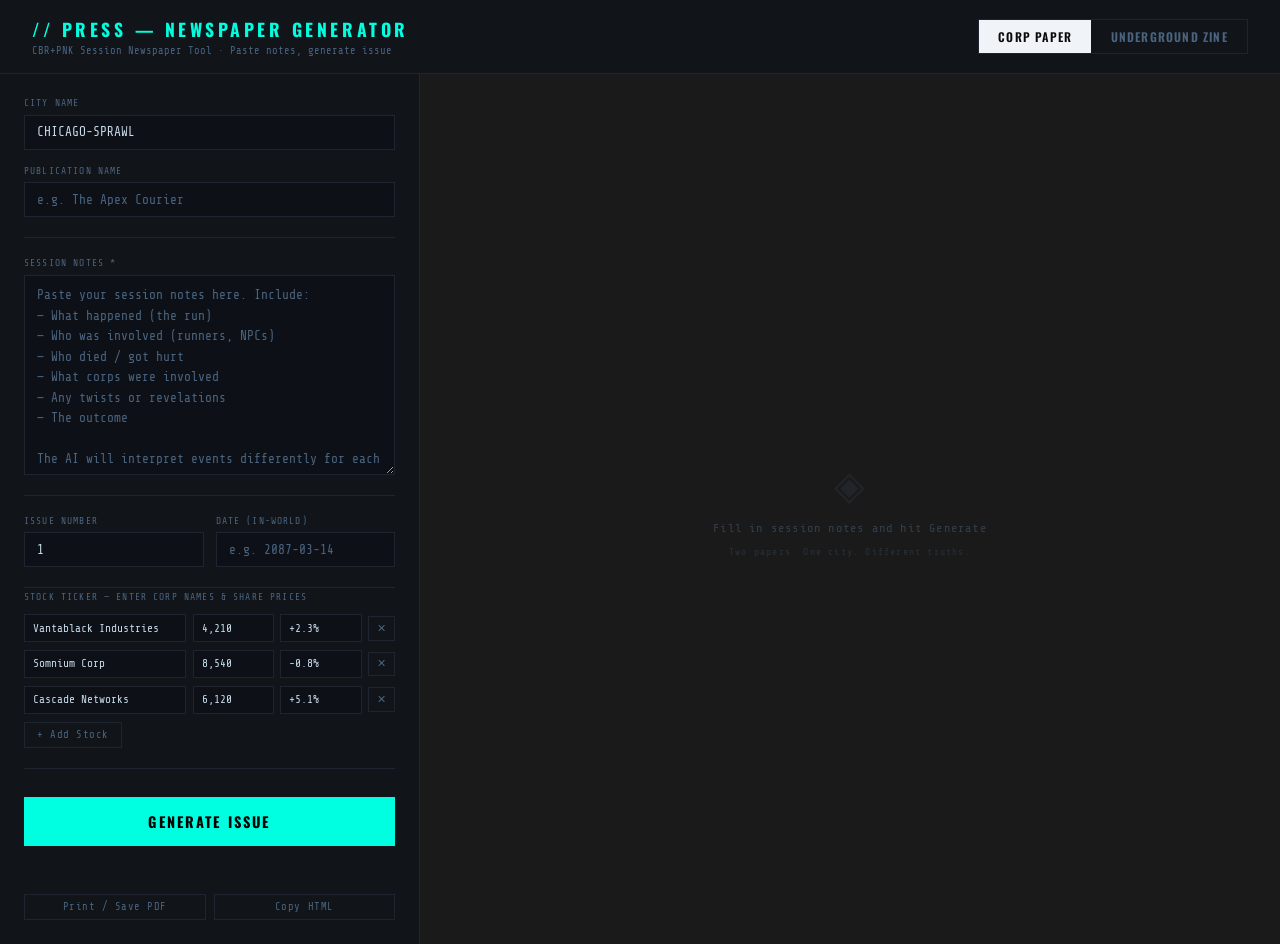
<file: press/index.html>
<!DOCTYPE html>
<html lang="en">
<head>
<meta charset="UTF-8">
<meta name="viewport" content="width=device-width, initial-scale=1.0">
<title>PRESS — City Newspaper Generator</title>
<link rel="preconnect" href="https://fonts.googleapis.com">
<link href="https://fonts.googleapis.com/css2?family=Share+Tech+Mono&family=Oswald:wght@300;400;500;600;700&family=Playfair+Display:ital,wght@0,700;0,900;1,700&family=Source+Serif+4:ital,wght@0,300;0,400;0,600;1,300;1,400&family=Permanent+Marker&family=Special+Elite&family=IBM+Plex+Mono:wght@400;700&display=swap" rel="stylesheet">

<style>
/* ═══════════════════════════════════════
   GENERATOR UI (the tool itself)
═══════════════════════════════════════ */
:root {
  --bg: #0a0c0e;
  --bg2: #111418;
  --border: #1e2530;
  --accent: #00ffe1;
  --accent2: #ff3c5a;
  --text: #c8dae8;
  --text-dim: #4a6480;
  --mono: 'Share Tech Mono', monospace;
  --ui: 'Oswald', sans-serif;
}

* { box-sizing: border-box; margin: 0; padding: 0; }

body {
  background: var(--bg);
  color: var(--text);
  font-family: var(--mono);
  min-height: 100vh;
}

/* Generator Header */
.gen-header {
  background: var(--bg2);
  border-bottom: 1px solid var(--border);
  padding: 1rem 2rem;
  display: flex;
  align-items: center;
  justify-content: space-between;
  gap: 2rem;
}

.gen-title {
  font-family: var(--ui);
  font-weight: 700;
  font-size: 1.1rem;
  letter-spacing: 0.2em;
  text-transform: uppercase;
  color: var(--accent);
}

.gen-subtitle { font-size: 0.65rem; color: var(--text-dim); margin-top: 0.2rem; }

.paper-toggle {
  display: flex;
  gap: 0;
  border: 1px solid var(--border);
}

.toggle-btn {
  background: none;
  border: none;
  color: var(--text-dim);
  font-family: var(--ui);
  font-weight: 600;
  font-size: 0.75rem;
  letter-spacing: 0.1em;
  text-transform: uppercase;
  padding: 0.5rem 1.2rem;
  cursor: pointer;
  transition: all 0.15s;
}

.toggle-btn.active.corp { background: #f0f4f8; color: #0a0a0a; }
.toggle-btn.active.zine { background: #1a0a00; color: #ff6b1a; border-color: #ff6b1a; }

/* Generator Body */
.gen-body {
  display: grid;
  grid-template-columns: 420px 1fr;
  min-height: calc(100vh - 57px);
}

.gen-sidebar {
  background: var(--bg2);
  border-right: 1px solid var(--border);
  padding: 1.5rem;
  display: flex;
  flex-direction: column;
  gap: 1rem;
  overflow-y: auto;
}

.field-label {
  font-size: 0.6rem;
  color: var(--text-dim);
  letter-spacing: 0.12em;
  text-transform: uppercase;
  margin-bottom: 0.4rem;
  display: block;
}

.field-group { display: flex; flex-direction: column; }

textarea, input[type=text], input[type=number] {
  background: #0d1117;
  border: 1px solid var(--border);
  color: var(--text);
  font-family: var(--mono);
  font-size: 0.8rem;
  padding: 0.6rem 0.75rem;
  outline: none;
  transition: border-color 0.2s;
  width: 100%;
  resize: vertical;
}

textarea:focus, input:focus { border-color: var(--accent); }
textarea::placeholder, input::placeholder { color: var(--text-dim); }

.notes-area { min-height: 200px; line-height: 1.6; }

.divider {
  border: none;
  border-top: 1px solid var(--border);
  margin: 0.25rem 0;
}

.meta-grid {
  display: grid;
  grid-template-columns: 1fr 1fr;
  gap: 0.75rem;
}

.gen-btn {
  background: var(--accent);
  border: none;
  color: #000;
  font-family: var(--ui);
  font-weight: 700;
  font-size: 0.9rem;
  letter-spacing: 0.15em;
  text-transform: uppercase;
  padding: 0.85rem;
  cursor: pointer;
  transition: opacity 0.15s;
  width: 100%;
  margin-top: 0.5rem;
}

.gen-btn:hover { opacity: 0.85; }
.gen-btn:disabled { opacity: 0.4; cursor: not-allowed; }

.gen-btn.zine-mode { background: #ff6b1a; }

.status-bar {
  font-size: 0.65rem;
  color: var(--text-dim);
  text-align: center;
  min-height: 1rem;
  letter-spacing: 0.05em;
}

.action-row {
  display: flex;
  gap: 0.5rem;
}

.sec-btn {
  background: none;
  border: 1px solid var(--border);
  color: var(--text-dim);
  font-family: var(--mono);
  font-size: 0.65rem;
  letter-spacing: 0.05em;
  padding: 0.4rem 0.75rem;
  cursor: pointer;
  transition: all 0.15s;
  flex: 1;
}

.sec-btn:hover { border-color: var(--accent); color: var(--accent); }

/* Preview pane */
.gen-preview {
  overflow: auto;
  background: #1a1a1a;
  display: flex;
  flex-direction: column;
  align-items: center;
  padding: 2rem;
}

.preview-placeholder {
  display: flex;
  flex-direction: column;
  align-items: center;
  justify-content: center;
  height: 100%;
  color: var(--text-dim);
  font-size: 0.75rem;
  letter-spacing: 0.1em;
  gap: 0.75rem;
  opacity: 0.5;
}

.preview-placeholder .ph-icon { font-size: 2.5rem; opacity: 0.3; }

#output-frame {
  width: 900px;
  max-width: 100%;
  background: white;
  box-shadow: 0 4px 40px rgba(0,0,0,0.6);
  display: none;
}

/* Loading animation */
.loading-dots::after {
  content: '';
  animation: dots 1.2s steps(4, end) infinite;
}
@keyframes dots {
  0%, 100% { content: ''; }
  25% { content: '.'; }
  50% { content: '..'; }
  75% { content: '...'; }
}

/* ═══════════════════════════════════════
   CORP PAPER STYLES (injected into output)
═══════════════════════════════════════ */
</style>
</head>
<body>

<div class="gen-header">
  <div>
    <div class="gen-title">// PRESS — Newspaper Generator</div>
    <div class="gen-subtitle">CBR+PNK Session Newspaper Tool · Paste notes, generate issue</div>
  </div>
  <div class="paper-toggle">
    <button class="toggle-btn active corp" id="corp-toggle" onclick="setPaper('corp')">Corp Paper</button>
    <button class="toggle-btn zine" id="zine-toggle" onclick="setPaper('zine')">Underground Zine</button>
  </div>
</div>

<div class="gen-body">
  <div class="gen-sidebar">

    <div class="field-group">
      <label class="field-label">City Name</label>
      <input type="text" id="city-name" placeholder="CHICAGO-SPRAWL" value="CHICAGO-SPRAWL">
    </div>

    <div class="field-group">
      <label class="field-label">Publication Name</label>
      <input type="text" id="pub-name" placeholder="e.g. The Apex Courier / STATIC">
    </div>

    <hr class="divider">

    <div class="field-group">
      <label class="field-label">Session Notes *</label>
      <textarea class="notes-area" id="session-notes" placeholder="Paste your session notes here. Include:
— What happened (the run)
— Who was involved (runners, NPCs)
— Who died / got hurt
— What corps were involved
— Any twists or revelations
— The outcome

The AI will interpret events differently for each paper."></textarea>
    </div>

    <hr class="divider">

    <div class="meta-grid">
      <div class="field-group">
        <label class="field-label">Issue Number</label>
        <input type="number" id="issue-num" value="1" min="1">
      </div>
      <div class="field-group">
        <label class="field-label">Date (in-world)</label>
        <input type="text" id="issue-date" placeholder="e.g. 2087-03-14">
      </div>
    </div>

    <!-- Corp-only fields -->
    <div id="corp-fields">
      <hr class="divider">
      <div class="field-label" style="margin-bottom:0.75rem">Stock Ticker — Enter corp names &amp; share prices</div>
      <div id="ticker-rows" style="display:flex;flex-direction:column;gap:0.5rem"></div>
      <button class="sec-btn" style="margin-top:0.5rem" onclick="addTickerRow()">+ Add Stock</button>
    </div>

    <hr class="divider">

    <button class="gen-btn" id="gen-btn" onclick="generate()">Generate Issue</button>
    <div class="status-bar" id="status-bar"></div>

    <div class="action-row">
      <button class="sec-btn" onclick="printOutput()">Print / Save PDF</button>
      <button class="sec-btn" onclick="copyHTML()">Copy HTML</button>
    </div>

  </div>

  <div class="gen-preview" id="gen-preview">
    <div class="preview-placeholder" id="placeholder">
      <div class="ph-icon">◈</div>
      <div>Fill in session notes and hit Generate</div>
      <div style="font-size:0.6rem;opacity:0.6">Two papers. One city. Different truths.</div>
    </div>
    <div id="output-frame"></div>
  </div>
</div>

<script>
// ════════════════════════════════════
//  STATE
// ════════════════════════════════════
let currentPaper = 'corp';
let generatedHTML = '';

// ════════════════════════════════════
//  PAPER TOGGLE
// ════════════════════════════════════
function setPaper(type) {
  currentPaper = type;
  document.getElementById('corp-toggle').classList.toggle('active', type === 'corp');
  document.getElementById('zine-toggle').classList.toggle('active', type === 'zine');
  document.getElementById('corp-fields').style.display = type === 'corp' ? 'block' : 'none';
  document.getElementById('gen-btn').className = 'gen-btn' + (type === 'zine' ? ' zine-mode' : '');
  document.getElementById('pub-name').placeholder = type === 'corp' ? 'e.g. The Apex Courier' : 'e.g. STATIC / GLITCH / THE REAL';
}

// ════════════════════════════════════
//  TICKER ROWS
// ════════════════════════════════════
function addTickerRow(name = '', price = '', change = '') {
  const row = document.createElement('div');
  row.style.cssText = 'display:grid;grid-template-columns:2fr 1fr 1fr auto;gap:0.4rem;align-items:center';
  row.innerHTML = `
    <input type="text" placeholder="Corp name" value="${name}" style="font-size:0.7rem;padding:0.4rem 0.5rem">
    <input type="text" placeholder="Price" value="${price}" style="font-size:0.7rem;padding:0.4rem 0.5rem">
    <input type="text" placeholder="+/- %" value="${change}" style="font-size:0.7rem;padding:0.4rem 0.5rem">
    <button onclick="this.parentElement.remove()" style="background:none;border:1px solid #1e2530;color:#4a6480;font-size:0.7rem;padding:0.3rem 0.5rem;cursor:pointer">✕</button>
  `;
  document.getElementById('ticker-rows').appendChild(row);
}

// Seed with 3 default rows
addTickerRow('Vantablack Industries', '4,210', '+2.3%');
addTickerRow('Somnium Corp', '8,540', '-0.8%');
addTickerRow('Cascade Networks', '6,120', '+5.1%');

// ════════════════════════════════════
//  GENERATE
// ════════════════════════════════════
async function generate() {
  const notes = document.getElementById('session-notes').value.trim();
  if (!notes) { setStatus('Paste session notes first.'); return; }

  const city = document.getElementById('city-name').value || '[CITY]';
  const pub = document.getElementById('pub-name').value || (currentPaper === 'corp' ? 'THE APEX COURIER' : 'STATIC');
  const issueNum = document.getElementById('issue-num').value || '1';
  const issueDate = document.getElementById('issue-date').value || '20XX-XX-XX';

  // Get ticker data for corp
  let tickerData = [];
  if (currentPaper === 'corp') {
    document.querySelectorAll('#ticker-rows > div').forEach(row => {
      const inputs = row.querySelectorAll('input');
      if (inputs[0].value) tickerData.push({ name: inputs[0].value, price: inputs[1].value, change: inputs[2].value });
    });
  }

  setStatus('Generating<span class="loading-dots"></span>');
  document.getElementById('gen-btn').disabled = true;
  document.getElementById('placeholder').style.display = 'none';

  const prompt = buildPrompt(notes, city, pub, issueNum, issueDate, tickerData);

  try {
    const response = await fetch('https://api.anthropic.com/v1/messages', {
      method: 'POST',
      headers: { 'Content-Type': 'application/json' },
      body: JSON.stringify({
        model: 'claude-sonnet-4-20250514',
        max_tokens: 4000,
        messages: [{ role: 'user', content: prompt }]
      })
    });

    const data = await response.json();
    const raw = data.content?.[0]?.text || '';

    // Extract HTML
    const match = raw.match(/```html\n?([\s\S]*?)```/) || raw.match(/<html[\s\S]*<\/html>/i);
    const html = match ? (match[1] || match[0]) : raw;

    generatedHTML = html;
    showOutput(html);
    setStatus('Issue generated. Print or copy HTML to save.');
  } catch (e) {
    setStatus('Error: ' + e.message);
    document.getElementById('placeholder').style.display = 'flex';
  }

  document.getElementById('gen-btn').disabled = false;
}

// ════════════════════════════════════
//  PROMPTS
// ════════════════════════════════════
function buildPrompt(notes, city, pub, issueNum, issueDate, tickerData) {
  if (currentPaper === 'corp') return buildCorpPrompt(notes, city, pub, issueNum, issueDate, tickerData);
  return buildZinePrompt(notes, city, pub, issueNum, issueDate);
}

function buildCorpPrompt(notes, city, pub, issueNum, issueDate, tickerData) {
  const tickerStr = tickerData.map(t => `${t.name}: ${t.price} (${t.change})`).join(' | ');
  return `You are writing a corporate propaganda newspaper for a dystopian cyberpunk city called "${city}". The paper is called "${pub}", Issue #${issueNum}, Date: ${issueDate}.

SESSION NOTES (what actually happened in the RPG session):
${notes}

TICKER DATA: ${tickerStr || 'Generate plausible fictional stock data'}

Your job: Write the newspaper as corporate PR would spin it. Events are sanitized, runners are "terrorists" or "unidentified criminals", corporate wrongdoing is covered up or blamed on external actors, deaths of important people are glossed over or spun as accidents. The paper serves power.

Generate a COMPLETE self-contained HTML newspaper page with ALL CSS embedded in a <style> tag. No external dependencies except Google Fonts.

SECTIONS TO INCLUDE:
1. Animated stock ticker (scrolling marquee at top with the ticker data — use CSS animation, NOT the <marquee> tag)
2. Masthead / nameplate (corporate, clean, authoritative — like a real broadsheet)
3. FRONT PAGE with lead story (the main event, corporate spin)
4. CORPORATE PRESS RELEASE (official statement from whichever corp was involved)
5. FINANCIAL REPORT (brief market commentary connecting events to stock movements)
6. CITY STATUS REPORT (weather, infrastructure, "public safety" — all positive spin)
7. WANTED LISTING (runners described as dangerous criminals, clinical language)
8. OBITUARIES (any deaths — sanitized, appropriate eulogies for corp-friendly figures)
9. CLASSIFIED ADS (in-world cyberpunk ads — augmentations, fixers, data brokers, always slightly sinister)
10. OP-ED / EDITORIAL (corporate voice praising stability, order, security)

DESIGN REQUIREMENTS — this must look like a REAL sleek corporate newspaper:
- Font: 'Playfair Display' for headlines, 'Source Serif 4' for body text, 'IBM Plex Mono' for data/ticker
- Color palette: White background (#fafafa), black text, one corporate accent color (deep navy #0a1628 or blood red #8b0000 — pick one and commit)
- Multi-column newspaper layout (CSS grid/columns)
- Thin rule lines separating sections (classic broadsheet style)
- A real newspaper nameplate with publication info
- Stock ticker: smooth scrolling CSS animation across the top, dark background strip
- Financial chart: ASCII or CSS bar chart showing stock movements
- Everything should feel REAL — like an actual newspaper from this world
- The layout should be dense, editorial, professional
- Include subtle unsettling details — the propaganda should feel almost right but slightly off

Output ONLY the complete HTML. No explanation. Start with <!DOCTYPE html>.`;
}

function buildZinePrompt(notes, city, pub, issueNum, issueDate) {
  return `You are writing an underground street zine for a dystopian cyberpunk city called "${city}". The zine is called "${pub}", Issue #${issueNum}, Date: ${issueDate}.

SESSION NOTES (what actually happened in the RPG session):
${notes}

Your job: Write the TRUTH — the street-level version that the corp paper buries. Runners are named (by handle only), corps are called out directly, deaths are mourned, the powerful are accused. This is anarchic, angry, raw. The zine knows things the corp paper won't print.

Generate a COMPLETE self-contained HTML zine page with ALL CSS embedded in a <style> tag. No external dependencies except Google Fonts.

SECTIONS TO INCLUDE:
1. MASTHEAD — rough, hand-made feel, the zine's name BIG and distorted
2. FRONT PAGE / LEAD STORY — the real version of what happened, no filter
3. STREET REPORTS — multiple short items, rumors, what people on the ground saw
4. CORPORATE BULLSHIT WATCH — calling out the corp paper's spin, line by line
5. OBITUARIES — real mourning for people who died, named by handle, no sanitizing
6. WANTED — who the corps are actually hunting and why (warning to runners)  
7. CLASSIFIED / CONTACTS — underground economy: safehouses, docs, fixers, gear
8. OP-ED — furious, political, first-person voice from someone in the Sprawl
9. WEATHER / CITY REALITY — what the city actually feels like on the street

DESIGN REQUIREMENTS — this must feel like a REAL hand-assembled underground zine:
- Fonts: 'Special Elite' for headlines/masthead, 'Permanent Marker' for emphasis/annotations, 'IBM Plex Mono' for body text
- Color palette: Cream/aged paper background (#f5f0e8), dark ink (#1a1008), with ONE chaotic accent — orange (#ff6b1a) OR red (#cc2200) — used aggressively for highlights, boxes, scrawled annotations
- Layout: DELIBERATELY rough. Misaligned columns. Rotated elements. Hand-drawn borders (CSS box-shadow tricks). Uneven spacing. Feels like it was cut and pasted.
- Some text should look hand-written or stamped
- Include "REDACTED" stamps (CSS-styled) over things the corps don't want known
- Torn paper effects using CSS clip-path or borders
- Some sections should look like they were added last minute — different styles, overlapping
- Annotations in the margins (position:absolute, rotated slightly)
- Everything should feel DANGEROUS to read — like holding this gets you on a list
- Dense, angry, alive

Output ONLY the complete HTML. No explanation. Start with <!DOCTYPE html>.`;
}

// ════════════════════════════════════
//  OUTPUT
// ════════════════════════════════════
function showOutput(html) {
  const frame = document.getElementById('output-frame');
  frame.style.display = 'block';

  // Use a blob URL to render the full HTML safely
  const blob = new Blob([html], { type: 'text/html' });
  const url = URL.createObjectURL(blob);

  frame.innerHTML = `<iframe src="${url}" style="width:100%;height:1200px;border:none;" onload="this.style.height=(this.contentWindow.document.body.scrollHeight+40)+'px'"></iframe>`;
}

function setStatus(msg) {
  document.getElementById('status-bar').innerHTML = msg;
}

// ════════════════════════════════════
//  EXPORT ACTIONS
// ════════════════════════════════════
function printOutput() {
  if (!generatedHTML) { setStatus('Generate an issue first.'); return; }
  const win = window.open('', '_blank');
  win.document.write(generatedHTML);
  win.document.close();
  win.print();
}

function copyHTML() {
  if (!generatedHTML) { setStatus('Generate an issue first.'); return; }
  navigator.clipboard.writeText(generatedHTML).then(() => setStatus('HTML copied to clipboard.'));
}

// Init
setPaper('corp');
</script>
</body>
</html>
</file>
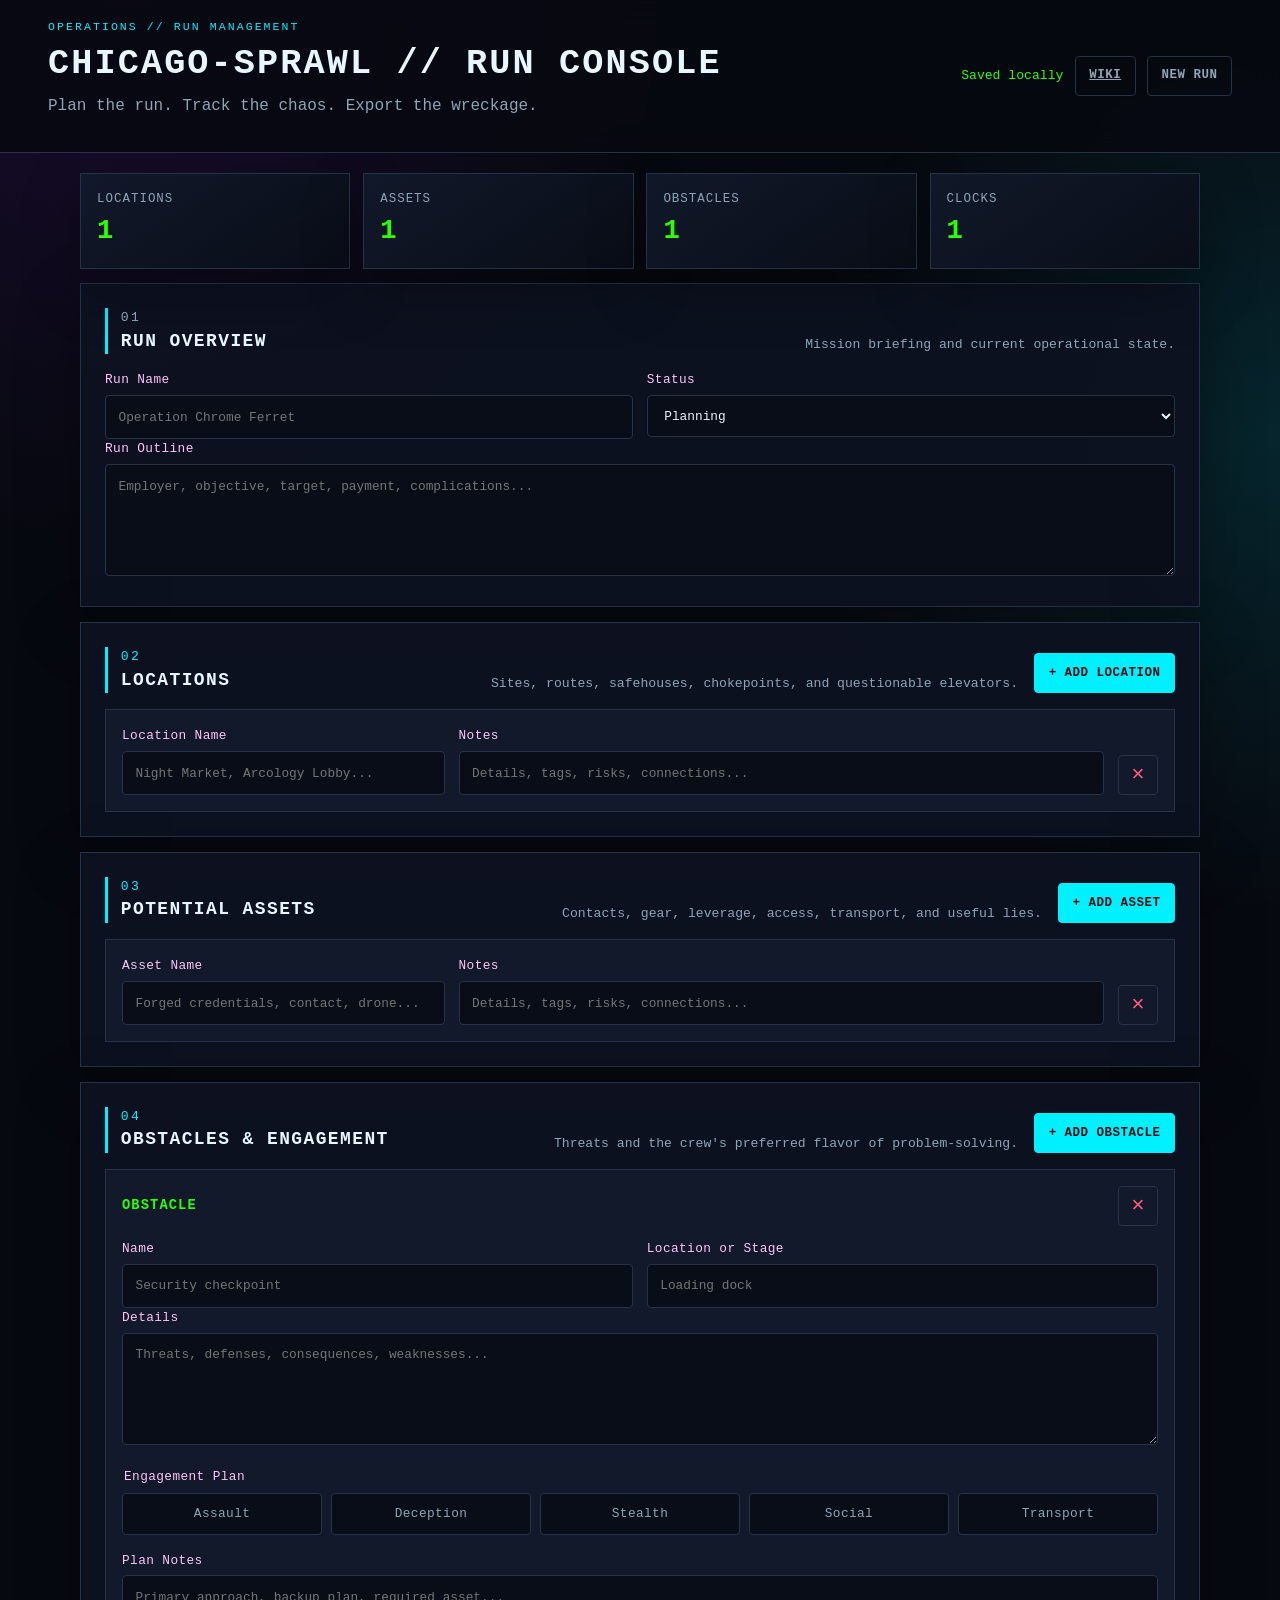
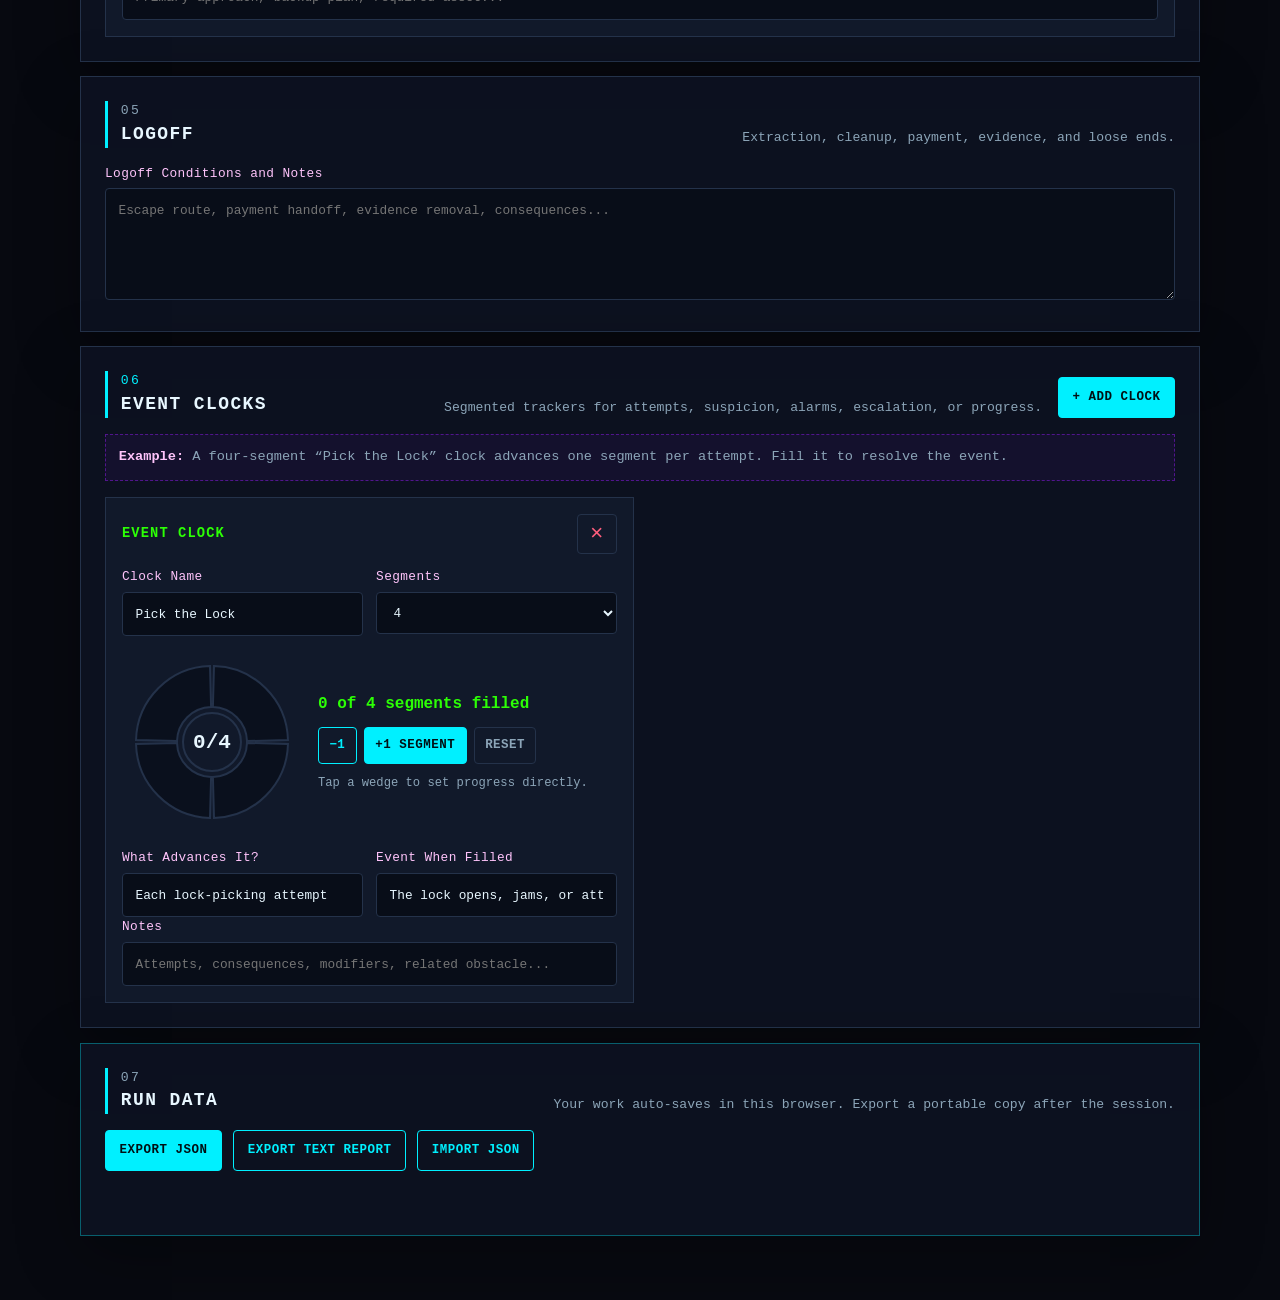
<file: run/index.html>
<!doctype html>
<html lang="en">
<head>
  <meta charset="utf-8">
  <meta name="viewport" content="width=device-width, initial-scale=1">
  <meta name="description" content="Interactive CBR+PNK run tracker with locations, assets, obstacles, engagement plans, logoff notes, segmented event clocks, and exports.">
  <title>CHICAGO-SPRAWL // CBR+PNK Run Console</title>
  <link rel="stylesheet" href="styles.css">
</head>
<body>
  <header class="site-header">
    <div>
      <p class="eyebrow">OPERATIONS // RUN MANAGEMENT</p>
      <h1>CHICAGO-SPRAWL // Run Console</h1>
      <p class="subtitle">Plan the run. Track the chaos. Export the wreckage.</p>
    </div>
    <div class="header-actions">
      <span id="saveStatus" class="save-status" aria-live="polite">Ready</span>
      <a class="button ghost" href="../">Wiki</a>
      <button id="newRunBtn" class="button ghost" type="button">New Run</button>
    </div>
  </header>

  <main class="shell">
    <section class="summary-grid" aria-label="Run summary">
      <article class="metric"><span>Locations</span><strong id="locationCount">0</strong></article>
      <article class="metric"><span>Assets</span><strong id="assetCount">0</strong></article>
      <article class="metric"><span>Obstacles</span><strong id="obstacleCount">0</strong></article>
      <article class="metric"><span>Clocks</span><strong id="clockCount">0</strong></article>
    </section>

    <section class="panel">
      <div class="section-title">
        <div><p class="section-code">01</p><h2>Run Overview</h2></div>
        <p>Mission briefing and current operational state.</p>
      </div>
      <div class="field-grid two">
        <label>Run Name<input id="runName" type="text" placeholder="Operation Chrome Ferret"></label>
        <label>Status<select id="runStatus"><option>Planning</option><option>In Progress</option><option>Compromised</option><option>Completed</option><option>Aborted</option></select></label>
      </div>
      <label>Run Outline<textarea id="runOutline" placeholder="Employer, objective, target, payment, complications..."></textarea></label>
    </section>

    <section class="panel">
      <div class="section-title with-action">
        <div><div><p class="section-code">02</p><h2>Locations</h2></div><p>Sites, routes, safehouses, chokepoints, and questionable elevators.</p></div>
        <button id="addLocationBtn" class="button" type="button">+ Add Location</button>
      </div>
      <div id="locationsList" class="stack"></div>
    </section>

    <section class="panel">
      <div class="section-title with-action">
        <div><div><p class="section-code">03</p><h2>Potential Assets</h2></div><p>Contacts, gear, leverage, access, transport, and useful lies.</p></div>
        <button id="addAssetBtn" class="button" type="button">+ Add Asset</button>
      </div>
      <div id="assetsList" class="stack"></div>
    </section>

    <section class="panel">
      <div class="section-title with-action">
        <div><div><p class="section-code">04</p><h2>Obstacles & Engagement</h2></div><p>Threats and the crew's preferred flavor of problem-solving.</p></div>
        <button id="addObstacleBtn" class="button" type="button">+ Add Obstacle</button>
      </div>
      <div id="obstaclesList" class="stack"></div>
    </section>

    <section class="panel">
      <div class="section-title">
        <div><p class="section-code">05</p><h2>Logoff</h2></div>
        <p>Extraction, cleanup, payment, evidence, and loose ends.</p>
      </div>
      <label>Logoff Conditions and Notes<textarea id="logoff" placeholder="Escape route, payment handoff, evidence removal, consequences..."></textarea></label>
    </section>

    <section class="panel">
      <div class="section-title with-action">
        <div><div><p class="section-code">06</p><h2>Event Clocks</h2></div><p>Segmented trackers for attempts, suspicion, alarms, escalation, or progress.</p></div>
        <button id="addClockBtn" class="button" type="button">+ Add Clock</button>
      </div>
      <div class="notice"><strong>Example:</strong> A four-segment “Pick the Lock” clock advances one segment per attempt. Fill it to resolve the event.</div>
      <div id="clocksList" class="clock-grid"></div>
    </section>

    <section class="panel export-panel">
      <div class="section-title">
        <div><p class="section-code">07</p><h2>Run Data</h2></div>
        <p>Your work auto-saves in this browser. Export a portable copy after the session.</p>
      </div>
      <div class="action-row">
        <button id="exportJsonBtn" class="button" type="button">Export JSON</button>
        <button id="exportTextBtn" class="button secondary" type="button">Export Text Report</button>
        <label class="button secondary file-button">Import JSON<input id="importJsonInput" type="file" accept="application/json,.json"></label>
      </div>
      <p id="feedback" class="feedback" aria-live="polite"></p>
    </section>
  </main>

  <template id="basicItemTemplate">
    <article class="item-card">
      <div class="field-grid item-fields">
        <label><span class="name-label">Name</span><input class="item-name" type="text"></label>
        <label>Notes<input class="item-notes" type="text" placeholder="Details, tags, risks, connections..."></label>
        <button class="icon-button remove-item" type="button" aria-label="Remove item">×</button>
      </div>
    </article>
  </template>

  <template id="obstacleTemplate">
    <article class="item-card obstacle-card">
      <div class="card-topline"><h3>Obstacle</h3><button class="icon-button remove-item" type="button" aria-label="Remove obstacle">×</button></div>
      <div class="field-grid two">
        <label>Name<input class="obstacle-name" type="text" placeholder="Security checkpoint"></label>
        <label>Location or Stage<input class="obstacle-stage" type="text" placeholder="Loading dock"></label>
      </div>
      <label>Details<textarea class="obstacle-details" placeholder="Threats, defenses, consequences, weaknesses..."></textarea></label>
      <fieldset>
        <legend>Engagement Plan</legend>
        <div class="engagement-grid">
          <label class="check"><input class="engagement" type="checkbox" value="Assault"><span>Assault</span></label>
          <label class="check"><input class="engagement" type="checkbox" value="Deception"><span>Deception</span></label>
          <label class="check"><input class="engagement" type="checkbox" value="Stealth"><span>Stealth</span></label>
          <label class="check"><input class="engagement" type="checkbox" value="Social"><span>Social</span></label>
          <label class="check"><input class="engagement" type="checkbox" value="Transport"><span>Transport</span></label>
        </div>
      </fieldset>
      <label>Plan Notes<input class="plan-notes" type="text" placeholder="Primary approach, backup plan, required asset..."></label>
    </article>
  </template>

  <template id="clockTemplate">
    <article class="item-card clock-card">
      <div class="card-topline"><h3>Event Clock</h3><button class="icon-button remove-clock" type="button" aria-label="Remove clock">×</button></div>
      <div class="field-grid two">
        <label>Clock Name<input class="clock-name" type="text" placeholder="Pick the Lock"></label>
        <label>Segments<select class="clock-total"><option>2</option><option>3</option><option selected>4</option><option>5</option><option>6</option><option>8</option><option>10</option><option>12</option></select></label>
      </div>
      <div class="clock-body">
        <svg class="clock-svg" viewBox="0 0 180 180" role="img" aria-label="Segmented event clock"></svg>
        <div class="clock-controls">
          <p class="clock-status">0 of 4 segments filled</p>
          <div class="action-row compact">
            <button class="button secondary decrement-clock" type="button">−1</button>
            <button class="button increment-clock" type="button">+1 Segment</button>
            <button class="button ghost reset-clock" type="button">Reset</button>
          </div>
          <p class="hint">Tap a wedge to set progress directly.</p>
        </div>
      </div>
      <div class="field-grid two">
        <label>What Advances It?<input class="clock-trigger" type="text" placeholder="Each lock-picking attempt"></label>
        <label>Event When Filled<input class="clock-outcome" type="text" placeholder="The lock opens, jams, or attracts attention"></label>
      </div>
      <label>Notes<input class="clock-notes" type="text" placeholder="Attempts, consequences, modifiers, related obstacle..."></label>
    </article>
  </template>

  <script src="app.js"></script>
</body>
</html>
</file>
<file: run/styles.css>
:root{--bg:#070910;--panel:#0d1220;--panel-2:#11192a;--line:#24324a;--text:#e8f7ff;--muted:#8ca5b8;--cyan:#00f0ff;--green:#2cff05;--pink:#ffc4fb;--purple:#51158c;--danger:#ff5e7d;--shadow:0 18px 60px rgba(0,0,0,.32)}
*{box-sizing:border-box}html{color-scheme:dark}body{margin:0;min-height:100vh;background:radial-gradient(circle at 10% 0%,rgba(81,21,140,.24),transparent 34rem),radial-gradient(circle at 100% 15%,rgba(0,240,255,.12),transparent 30rem),var(--bg);color:var(--text);font-family:ui-monospace,SFMono-Regular,Menlo,Monaco,Consolas,"Liberation Mono",monospace;line-height:1.5}button,input,select,textarea{font:inherit}button{cursor:pointer}.site-header{position:sticky;top:0;z-index:10;display:flex;align-items:center;justify-content:space-between;gap:1rem;padding:1.1rem clamp(1rem,4vw,3rem);border-bottom:1px solid var(--line);background:rgba(7,9,16,.88);backdrop-filter:blur(14px)}h1,h2,h3,p{margin-top:0}h1{margin-bottom:.2rem;font-size:clamp(1.35rem,3vw,2.2rem);letter-spacing:.06em;text-transform:uppercase}.eyebrow,.section-code{margin-bottom:.2rem;color:var(--cyan);font-size:.72rem;letter-spacing:.18em}.subtitle,.section-title>p,.section-title>div>p,.hint,.feedback{color:var(--muted)}.header-actions,.action-row{display:flex;flex-wrap:wrap;align-items:center;gap:.7rem}.save-status{color:var(--green);font-size:.82rem}.shell{width:min(1120px,calc(100% - 2rem));margin:1.25rem auto 4rem}.summary-grid{display:grid;grid-template-columns:repeat(4,1fr);gap:.8rem;margin-bottom:.8rem}.metric{padding:1rem;border:1px solid var(--line);background:linear-gradient(145deg,rgba(17,25,42,.95),rgba(9,13,23,.95));box-shadow:var(--shadow)}.metric span{display:block;color:var(--muted);font-size:.78rem;text-transform:uppercase;letter-spacing:.08em}.metric strong{display:block;margin-top:.15rem;color:var(--green);font-size:1.7rem}.panel{margin-top:.9rem;padding:clamp(1rem,3vw,1.5rem);border:1px solid var(--line);background:rgba(13,18,32,.94);box-shadow:var(--shadow)}.section-title{display:flex;align-items:end;justify-content:space-between;gap:1rem;margin-bottom:1rem;border-left:3px solid var(--cyan);padding-left:.8rem}.section-title h2{margin-bottom:0;font-size:1.12rem;text-transform:uppercase;letter-spacing:.08em}.section-title p{margin-bottom:0;font-size:.82rem}.section-title.with-action>div{display:flex;align-items:end;justify-content:space-between;gap:1rem;flex:1}.section-title.with-action>div>div{min-width:max-content}.field-grid{display:grid;gap:.85rem}.field-grid.two{grid-template-columns:repeat(2,minmax(0,1fr))}.item-fields{grid-template-columns:1fr 2fr auto;align-items:end}label,legend{display:block;color:var(--pink);font-size:.8rem;letter-spacing:.03em}input,select,textarea{width:100%;margin-top:.35rem;border:1px solid var(--line);border-radius:4px;background:#080d18;color:var(--text);padding:.72rem .78rem;outline:none}input:focus,select:focus,textarea:focus{border-color:var(--cyan);box-shadow:0 0 0 2px rgba(0,240,255,.14)}textarea{min-height:7rem;resize:vertical}.button,.file-button{display:inline-flex;align-items:center;justify-content:center;border:1px solid var(--cyan);border-radius:4px;background:var(--cyan);color:#001014;padding:.62rem .85rem;font-weight:800;text-transform:uppercase;letter-spacing:.04em;font-size:.78rem}.button:hover{filter:brightness(1.08)}.button.secondary{background:transparent;color:var(--cyan)}.button.ghost{border-color:var(--line);background:transparent;color:var(--muted)}.file-button input{display:none}.icon-button{width:2.5rem;height:2.5rem;border:1px solid var(--line);border-radius:4px;background:transparent;color:var(--danger);font-size:1.4rem}.stack{display:grid;gap:.75rem}.item-card{padding:1rem;border:1px solid var(--line);background:var(--panel-2)}.card-topline{display:flex;justify-content:space-between;align-items:center;margin-bottom:.8rem}.card-topline h3{margin:0;color:var(--green);font-size:.86rem;text-transform:uppercase;letter-spacing:.08em}fieldset{margin:1rem 0;padding:0;border:0}.engagement-grid{display:grid;grid-template-columns:repeat(5,1fr);gap:.55rem;margin-top:.4rem}.check{position:relative}.check input{position:absolute;opacity:0;pointer-events:none}.check span{display:block;padding:.65rem .5rem;border:1px solid var(--line);border-radius:4px;background:#080d18;color:var(--muted);text-align:center;cursor:pointer}.check input:checked+span{border-color:var(--green);background:rgba(44,255,5,.12);color:var(--green)}.notice{margin-bottom:1rem;padding:.8rem;border:1px dashed var(--purple);background:rgba(81,21,140,.13);color:var(--muted);font-size:.85rem}.notice strong{color:var(--pink)}.clock-grid{display:grid;grid-template-columns:repeat(2,minmax(0,1fr));gap:.8rem}.clock-card.complete{border-color:var(--green);box-shadow:inset 0 0 0 1px rgba(44,255,5,.18)}.clock-body{display:grid;grid-template-columns:180px 1fr;align-items:center;gap:1rem;margin:1rem 0}.clock-svg{width:180px;max-width:100%;height:auto}.clock-segment{fill:#0a101d;stroke:var(--line);stroke-width:2;cursor:pointer;transition:.15s}.clock-segment:hover{fill:rgba(0,240,255,.2)}.clock-segment.filled{fill:var(--cyan);stroke:var(--cyan)}.clock-center{fill:var(--panel-2);stroke:var(--line);stroke-width:2}.clock-count{fill:var(--text);font-size:21px;font-weight:800;text-anchor:middle;dominant-baseline:middle}.clock-status{margin-bottom:.7rem;color:var(--green);font-weight:800}.compact{gap:.45rem}.compact .button{padding:.5rem .65rem}.hint{margin:.65rem 0 0;font-size:.76rem}.feedback{min-height:1.5rem;margin:1rem 0 0}.export-panel{border-color:rgba(0,240,255,.35)}
@media(max-width:800px){.site-header{position:static;align-items:flex-start}.summary-grid{grid-template-columns:repeat(2,1fr)}.field-grid.two,.clock-grid{grid-template-columns:1fr}.engagement-grid{grid-template-columns:repeat(2,1fr)}.clock-body{grid-template-columns:1fr}.clock-svg{margin:auto}.section-title,.section-title.with-action>div{align-items:flex-start;flex-direction:column}.section-title.with-action{align-items:flex-start;flex-direction:column}.item-fields{grid-template-columns:1fr}.item-fields .icon-button{justify-self:end}}
@media(max-width:520px){.site-header{flex-direction:column}.shell{width:min(100% - 1rem,1120px)}.panel{padding:1rem}.summary-grid{gap:.5rem}.metric{padding:.75rem}.engagement-grid{grid-template-columns:1fr}.action-row .button,.file-button{width:100%}}
</file>
